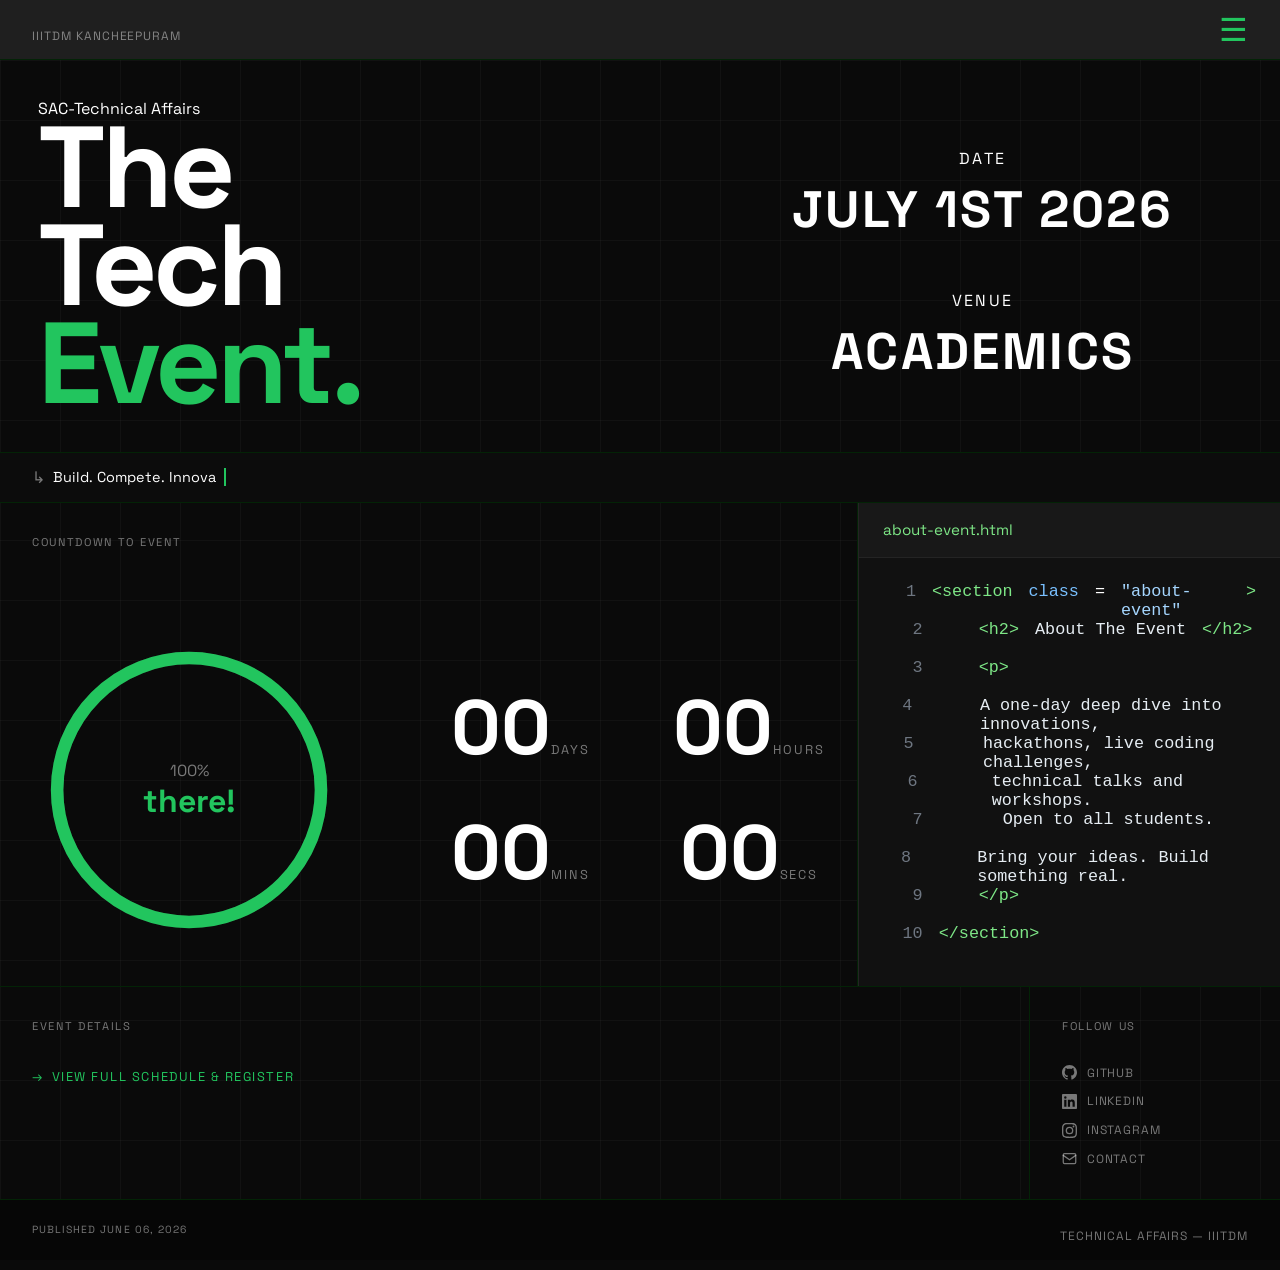
<file: countdown.html>
<!DOCTYPE html>
<html lang="en">
<head>
  <meta charset="UTF-8" />
  <meta name="viewport" content="width=device-width, initial-scale=1.0" />
  <title>The Technical Event — 2026</title>
  <link rel="stylesheet" href="styles.css" />
</head>
<body>
 


  <header class="topbar">
    <a class="social-link" href="https://www.iiitdm.ac.in">
       IIITDM Kancheepuram
      </a>

        <div class="menu-container">

  <button class="menu-btn" id="menuBtn">
    ☰
  </button>

  <div class="dropdown-menu" id="dropdownMenu">
    <a href="countdown.html">Countdown</a>
    <a href="schedule.html">Schedule</a>
    <a href="register.html">Register</a>
  </div>

</div>
  </header>




  <section class="hero">SAC-Technical Affairs

    <div class="hero-row">
      <h1 class="big-title">
        The<br>Tech<br><span class="accent">Event.</span>
      </h1>
      <div class="hero-meta">
        <p>Date<br><strong>July 1st 2026</strong></p>
        <p>Venue<br><strong>Academics</strong></p>
      </div>
    </div>
  </section>
  
 

  <div class="typing-row">
    <span class="prefix">↳</span>
    <span class="live" id="typed"></span><span class="cursor"></span>
  </div>


  <div class="grid">
 
    <div class="cell">
      <p class="cell-label">Countdown to event</p>
      <div class="countdown-cell">
 

        <div class="ring-wrap">
          <svg width="100" height="100" viewBox="0 0 100 100" aria-hidden="true">
            <circle class="ring-bg" cx="50" cy="50" r="42" />
            <circle class="ring-fg" id="ring" cx="50" cy="50" r="42"
              stroke-dasharray="263.9" stroke-dashoffset="263.9" />
          </svg>
          <div class="ring-inner">
            <span class="ring-pct" id="pct">0%</span>
            <span class="ring-done">there!</span>
          </div>
        </div>
 

        <div class="units">
          <div class="unit"><span class="num" id="dd">00</span><span class="lbl">Days</span></div>
          <div class="unit"><span class="num" id="hh">00</span><span class="lbl">Hours</span></div>
          <div class="unit"><span class="num" id="mm">00</span><span class="lbl">Mins</span></div>
          <div class="unit"><span class="num" id="ss">00</span><span class="lbl">Secs</span></div>
        </div>
 
      </div>
    </div>
 

 <div class="tagline-cell">

  <div class="editor-window">

    <div class="editor-tab">
      <span>about-event.html</span>
    </div>

    <div class="editor-content">

      <div class="editor-line">
        <span class="line-number">1</span>
        <span class="tag">&lt;section</span>
        <span class="attr">class</span>=<span class="string">"about-event"</span><span class="tag">&gt;</span>
      </div>

      <div class="editor-line">
        <span class="line-number">2</span>
        <span class="indent"></span>
        <span class="tag">&lt;h2&gt;</span>
        <span class="text">About The Event</span>
        <span class="tag">&lt;/h2&gt;</span>
      </div>

      <div class="editor-line">
        <span class="line-number">3</span>
        <span class="indent"></span>
        <span class="tag">&lt;p&gt;</span>
      </div>

      <div class="editor-line">
        <span class="line-number">4</span>
        <span class="indent-2"></span>
        <span class="text">A one-day deep dive into innovations,</span>
      </div>

      <div class="editor-line">
        <span class="line-number">5</span>
        <span class="indent-2"></span>
        <span class="text">hackathons, live coding challenges,</span>
      </div>

      <div class="editor-line">
        <span class="line-number">6</span>
        <span class="indent-2"></span>
        <span class="text">technical talks and workshops.</span>
      </div>

      <div class="editor-line">
        <span class="line-number">7</span>
        <span class="indent-2"></span>
        <span class="text">Open to all students.</span>
      </div>

      <div class="editor-line">
        <span class="line-number">8</span>
        <span class="indent-2"></span>
        <span class="text">Bring your ideas. Build something real.</span>
      </div>

      <div class="editor-line">
        <span class="line-number">9</span>
        <span class="indent"></span>
        <span class="tag">&lt;/p&gt;</span>
      </div>

      <div class="editor-line">
        <span class="line-number">10</span>
        <span class="tag">&lt;/section&gt;</span>
      </div>

    </div>

  </div>

</div>




  </div>
 

  <div class="bottom">
 
    <div class="details-cell">
      <p class="cell-label">Event details</p>
      <a class="cta" href="schedule.html">
        <span class="arrow">→</span> View full schedule &amp; register 
      </a>
    </div>
 
    <div class="social-cell">
      <p class="cell-label">Follow us</p>
      <a class="social-link" href="https://github.com/iiitdm-technical/" target="_blank" rel="noopener">

        <svg width="15" height="15" viewBox="0 0 24 24" fill="currentColor" aria-hidden="true">
          <path d="M12 0C5.37 0 0 5.37 0 12c0 5.3 3.438 9.8 8.205 11.385.6.113.82-.258.82-.577
            0-.285-.01-1.04-.015-2.04-3.338.724-4.042-1.61-4.042-1.61-.546-1.385-1.335-1.755
            -1.335-1.755-1.087-.744.084-.729.084-.729 1.205.084 1.838 1.236 1.838 1.236
            1.07 1.835 2.809 1.305 3.495.998.108-.776.417-1.305.76-1.605-2.665-.3-5.466
            -1.332-5.466-5.93 0-1.31.465-2.38 1.235-3.22-.135-.303-.54-1.523.105-3.176
            0 0 1.005-.322 3.3 1.23.96-.267 1.98-.399 3-.405 1.02.006 2.04.138 3 .405
            2.28-1.552 3.285-1.23 3.285-1.23.645 1.653.24 2.873.12 3.176.765.84 1.23
            1.91 1.23 3.22 0 4.61-2.805 5.625-5.475 5.92.42.36.81 1.096.81 2.22
            0 1.606-.015 2.896-.015 3.286 0 .315.21.69.825.57C20.565 21.795 24 17.295
            24 12c0-6.63-5.37-12-12-12z"/>
        </svg>
        GitHub
      </a>
      <a class="social-link" href="https://www.linkedin.com/company/technical-affairs-iiitdm/" target="_blank" rel="noopener">
        <svg width="15" height="15" viewBox="0 0 24 24" fill="currentColor" aria-hidden="true">
          <path d="M20.447 20.452H16.89v-5.569c0-1.328-.027-3.037-1.852-3.037-1.853
            0-2.136 1.445-2.136 2.939v5.667H9.351V9h3.414v1.561h.046c.477-.9
            1.637-1.85 3.37-1.85 3.601 0 4.267 2.37 4.267 5.455v6.286zM5.337
            7.433a1.972 1.972 0 1 1 0-3.944 1.972 1.972 0 0 1 0 3.944zm1.782
            13.019H3.555V9h3.564v11.452zM22.225 0H1.771C.792 0 0 .774 0
            1.729v20.542C0 23.227.792 24 1.771 24h20.451C23.2 24 24 23.227
            24 22.271V1.729C24 .774 23.2 0 22.222 0h.003z"/>
        </svg>
        LinkedIn
      </a>
      <a class="social-link" href="https://www.instagram.com/iiitdm.technical/" target="_blank" rel="noopener">
        <svg width="15" height="15" viewBox="0 0 24 24" fill="currentColor" aria-hidden="true">
          <path d="M12 2.163c3.204 0 3.584.012 4.85.07 1.366.062 2.633.334
            3.608 1.308.975.975 1.246 2.242 1.308 3.608.058 1.266.07
            1.646.07 4.85s-.012 3.584-.07 4.85c-.062 1.366-.334
            2.633-1.308 3.608-.975.975-2.242 1.246-3.608
            1.308-1.266.058-1.646.07-4.85.07s-3.584-.012-4.85-.07c-1.366
            -.062-2.633-.334-3.608-1.308-.975-.975-1.246-2.242-1.308-3.608
            C2.175 15.584 2.163 15.204 2.163 12s.012-3.584.07-4.85c.062
            -1.366.334-2.633 1.308-3.608C4.516 2.497 5.783 2.225 7.15
            2.163 8.416 2.105 8.796 2.163 12 2.163zm0-2.163C8.741 0
            8.333.014 7.053.072 5.197.157 3.355.673 2.014 2.014.673
            3.355.157 5.197.072 7.053.014 8.333 0 8.741 0 12c0
            3.259.014 3.668.072 4.948.085 1.856.601 3.698 1.942
            5.039 1.341 1.341 3.183 1.857 5.039 1.942C8.333
            23.986 8.741 24 12 24c3.259 0 3.668-.014 4.948-.072
            1.856-.085 3.698-.601 5.039-1.942 1.341-1.341
            1.857-3.183 1.942-5.039.058-1.28.072-1.689.072-4.948
            0-3.259-.014-3.667-.072-4.947-.085-1.857-.601-3.699
            -1.942-5.04C20.698.673 18.856.157 17 .072 15.668.014
            15.259 0 12 0zm0 5.838a6.162 6.162 0 1 0 0 12.324
            6.162 6.162 0 0 0 0-12.324zm0 10.162a4 4 0 1 1 0-8
            4 4 0 0 1 0 8zm6.406-11.845a1.44 1.44 0 1 0 0 2.881
            1.44 1.44 0 0 0 0-2.881z"/>
        </svg>
        Instagram
      </a>
      <a class="social-link" href="mailto:technical.affairs@iiitdm.ac.in">
        <svg width="15" height="15" viewBox="0 0 24 24" fill="none" stroke="currentColor"
          stroke-width="2" stroke-linecap="round" stroke-linejoin="round" aria-hidden="true">
          <rect x="2" y="4" width="20" height="16" rx="2"/>
          <path d="m2 7 10 7 10-7"/>
        </svg>
        Contact
      </a>
    </div>
 
  </div>
 
  
  <footer class="footbar">
    <p>Published June 06, 2026</p>
    <p><a class="social-link" href="https://linktr.ee/iiitdm.technical?utm_source=linktree_profile_share&ltsid=4c83024d-5d9b-40d4-80d4-9f7852668ea3">
    Technical Affairs — IIITDM
  </a></p>
  </footer>
 
  <script src="techincalstuffd.js"></script>
</body>
</html>
</file>
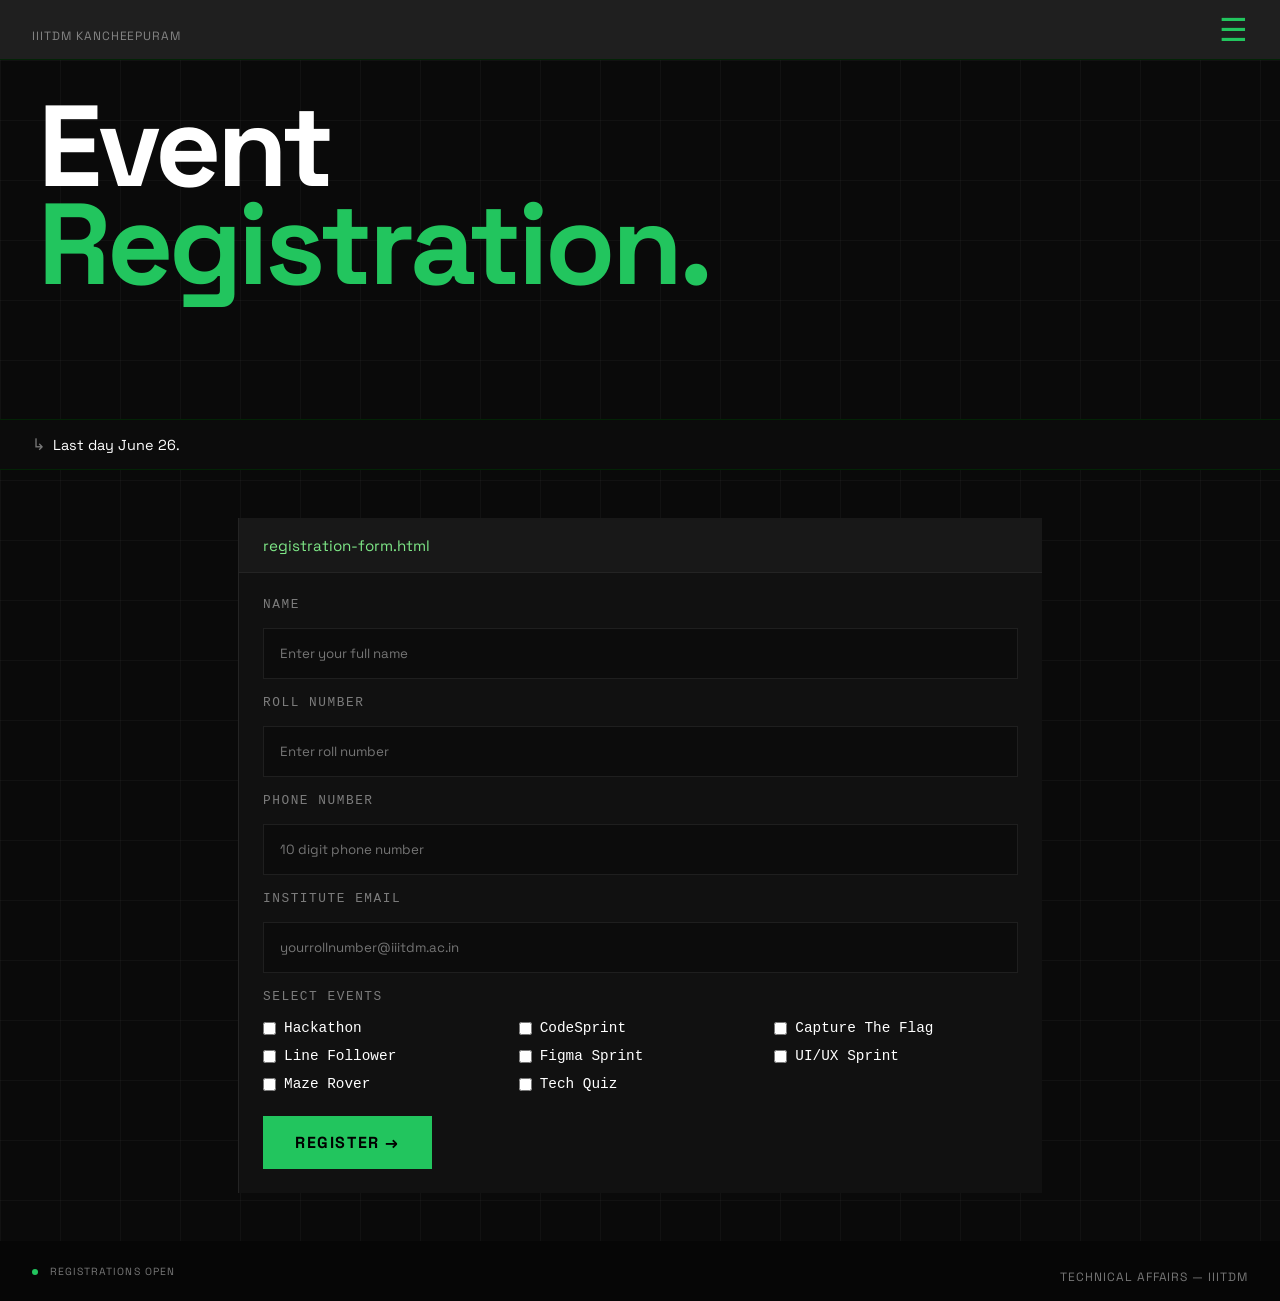
<file: register.html>
<!DOCTYPE html>
<html lang="en">
<head>
<meta charset="UTF-8">
<meta name="viewport" content="width=device-width, initial-scale=1.0">

<title>Register — Tech Event</title>

<link rel="stylesheet" href="styles.css">
</head>

<body>

<header class="topbar">

  <a class="social-link" href="https://www.iiitdm.ac.in">
    IIITDM Kancheepuram
  </a>

  <div class="menu-container">

    <button class="menu-btn" id="menuBtn">
      ☰
    </button>

    <div class="dropdown-menu" id="dropdownMenu">
      <a href="countdown.html">Home</a>
      <a href="schedule.html">Schedule</a>
      <a href="register.html">Register</a>
    </div>

  </div>

</header>

<section class="hero">

  <div class="hero-row">

    <h1 class="big-title">
      Event<br>
      <span class="accent">Registration.</span>
    </h1>

  </div>

</section>

<div class="typing-row">
  <span class="prefix">↳</span>
  <span class="live">
    Last day June 26.
  </span>
</div>

<section class="register-section">

  <div class="editor-window">

    <div class="editor-tab">
      registration-form.html
    </div>

    <div class="editor-content">

      <form id="regForm">

        <label for="name">Name</label>
        <input
          type="text"
          id="name"
          placeholder="Enter your full name"
          required
        >

        <label for="roll">Roll Number</label>
        <input
          type="text"
          id="roll"
          placeholder="Enter roll number"
          required
        >

        <label for="phone">Phone Number</label>
        <input
          type="text"
          id="phone"
          placeholder="10 digit phone number"
          required
        >

        <label for="email">Institute Email</label>
        <input
          type="email"
          id="email"
          placeholder="yourrollnumber@iiitdm.ac.in"
          required
        >

        <label>Select Events</label>

        <div class="events-grid">

          <label>
            <input type="checkbox" value="Hackathon">
            Hackathon
          </label>

          <label>
            <input type="checkbox" value="CodeSprint">
            CodeSprint
          </label>

          <label>
            <input type="checkbox" value="Capture The Flag">
            Capture The Flag
          </label>

          <label>
            <input type="checkbox" value="Line Follower">
            Line Follower
          </label>

          <label>
            <input type="checkbox" value="Figma Sprint">
            Figma Sprint
          </label>

          <label>
            <input type="checkbox" value="UI UX Sprint">
            UI/UX Sprint
          </label>

          <label>
            <input type="checkbox" value="Maze">
            Maze Rover
          </label>

          <label>
            <input type="checkbox" value="Tech Quiz">
            Tech Quiz
          </label>

        </div>

        <button type="submit">
          Register →
        </button>

      </form>

    </div>

  </div>

</section>

<footer class="footbar">
  <p>
    <span class="dot"></span>
    Registrations Open
  </p>

  <p>
      <a class="social-link" href="https://linktr.ee/iiitdm.technical?utm_source=linktree_profile_share&ltsid=4c83024d-5d9b-40d4-80d4-9f7852668ea3">
    Technical Affairs — IIITDM
  </a>
  </p>
</footer>
<script src="register.js"></script>
</body>
</html>
</file>
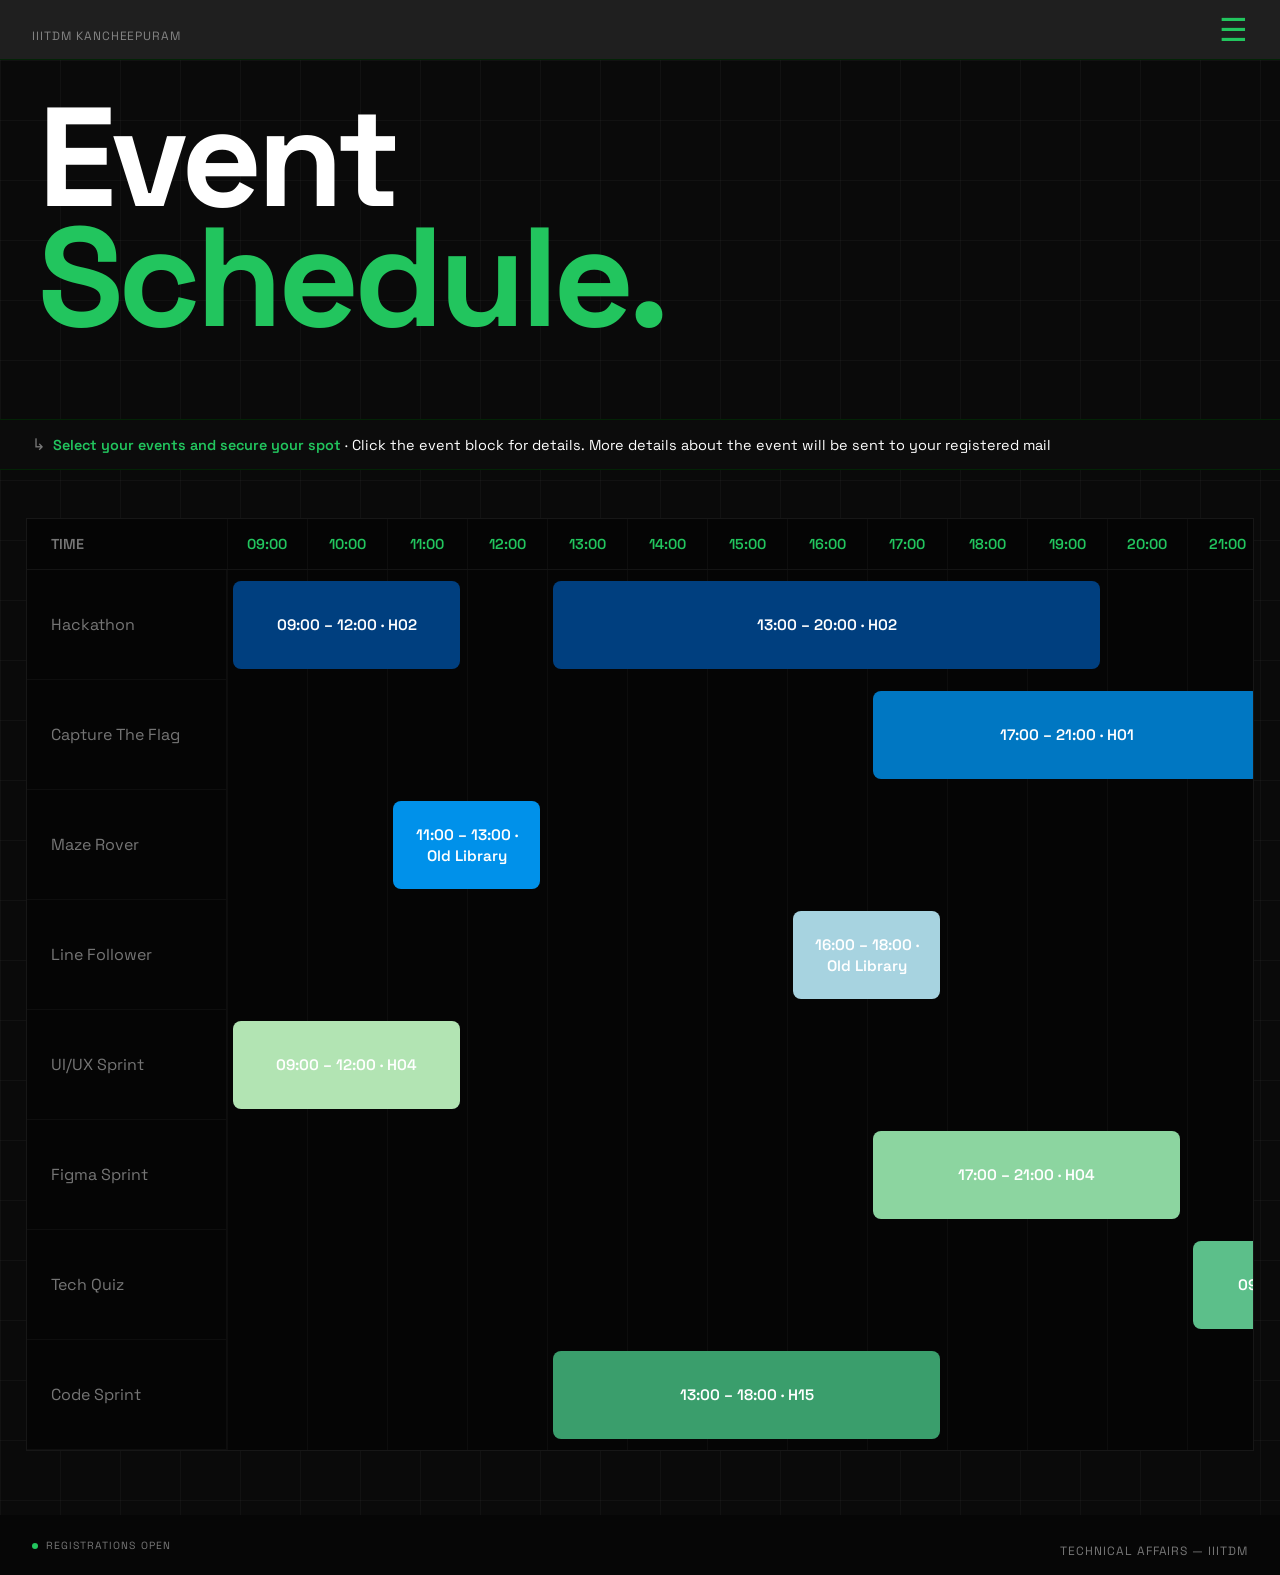
<file: schedule.html>
<!DOCTYPE html>
<html lang="en">
<head>
  <meta charset="UTF-8">
  <meta name="viewport" content="width=device-width, initial-scale=1.0">
  <title>Event Schedule</title>
  <link rel="stylesheet" href="styles.css">
</head>
<body>
 
<header class="topbar">
  <a class="social-link" href="https://www.iiitdm.ac.in">IIITDM Kancheepuram</a>
  <div class="menu-container">
    <button class="menu-btn" id="menuBtn">☰</button>
    <div class="dropdown-menu" id="dropdownMenu">
      <a href="countdown.html">Home</a>
      <a href="schedule.html">Schedule</a>
      <a href="register.html">Register</a>
    </div>
  </div>
</header>
 
<section class="hero">
  <h1 class="schedule-title">
    Event<br>
    <span class="accent">Schedule.</span>
  </h1>
</section>
 
<div class="typing-row">
  <span class="prefix">↳</span>
  <span class="live">
    <a href="register.html">Select your events and secure your spot</a>
    · Click the event block for details. More details about the event will be sent to your registered mail
  </span>
</div>

 
<section class="schedule-container">
 
  <div class="timeline-header">
    <div>TIME</div>
    <div>09:00</div>
    <div>10:00</div>
    <div>11:00</div>
    <div>12:00</div>
    <div>13:00</div>
    <div>14:00</div>
    <div>15:00</div>
    <div>16:00</div>
    <div>17:00</div>
    <div>18:00</div>
    <div>19:00</div>
    <div>20:00</div>
    <div>21:00</div>
    <div>22:00</div>
    <div>23:00</div>
  </div>
 
  <div class="timeline-grid">

<div class="event-name" style="grid-row:1;">Hackathon</div>

<div class="event-block hackathon"
     style="grid-column:2 / 5; grid-row:1;"
     onclick="showEvent('Hackathon','Build innovative solutions, collaborate with teammates, and turn ideas into reality in this intensive coding challenge.')">
  09:00 – 12:00 · H02
</div>

<div class="event-block hackathon"
     style="grid-column:6 / 13; grid-row:1;"
     onclick="showEvent('Hackathon','Build innovative solutions, collaborate with teammates, and turn ideas into reality in this intensive coding challenge.')">
  13:00 – 20:00 · H02
</div>


<div class="event-name" style="grid-row:2;">Capture The Flag</div>

<div class="event-block ctf"
     style="grid-column:10 / 15; grid-row:2;"
     onclick="showEvent('Capture The Flag','Solve cybersecurity challenges and capture flags to score points.')">
  17:00 – 21:00 · H01
</div>



<div class="event-name" style="grid-row:3;">Maze Rover</div>

<div class="event-block maze"
     style="grid-column:4 / 6; grid-row:3;"
     onclick="showEvent('Maze Rover','Program and navigate your robot through a complex maze, optimizing speed, accuracy, and decision-making.')">
  11:00 – 13:00 · Old Library
</div>


<div class="event-name" style="grid-row:4;">Line Follower</div>

<div class="event-block line-follower"
     style="grid-column:9 / 11; grid-row:4;"
     onclick="showEvent('Line Follower','Design and tune an autonomous robot to follow a predefined path with precision and efficiency.')">
  16:00 – 18:00 · Old Library
</div>



<div class="event-name" style="grid-row:5;">UI/UX Sprint</div>

<div class="event-block uiux"
     style="grid-column:2 / 5; grid-row:5;"
     onclick="showEvent('UI/UX Sprint','Create intuitive and visually appealing user experiences while solving real-world design challenges under time constraints.')">
  09:00 – 12:00 · H04
</div>



<div class="event-name" style="grid-row:6;">Figma Sprint</div>

<div class="event-block figma"
     style="grid-column:10 / 14; grid-row:6;"
     onclick="showEvent('Figma Sprint','Showcase your design skills by rapidly creating high-fidelity interfaces and prototypes using Figma.')">
  17:00 – 21:00 · H04
</div>



<div class="event-name" style="grid-row:7;">Tech Quiz</div>

<div class="event-block quiz"
     style="grid-column:14 / 17; grid-row:7;"onclick="showEvent('Tech Quiz','Challenge your technical knowledge across programming, technology, science, and innovation through multiple quiz rounds.')">
  09:00 – 11:00 · H25
</div>



<div class="event-name" style="grid-row:8;">Code Sprint</div>

<div class="event-block code"
     style="grid-column:6 / 11; grid-row:8;"
     onclick="showEvent('Code Sprint','Compete in a fast-paced programming contest that tests problem-solving ability, coding speed, and algorithmic thinking.')">
  13:00 – 18:00 · H15
</div>
 
  </div>
</section>
 
<div id="eventPopup" class="event-popup">
  <button class="close-btn" onclick="closePopup()">✕</button>
  <h3 id="popupTitle"></h3>
  <p id="popupText"></p>
</div>
 
<footer class="footbar">
  <p><span class="dot"></span>Registrations Open</p>
  <p>
    <a class="social-link" href="https://linktr.ee/iiitdm.technical">Technical Affairs — IIITDM</a>
  </p>
</footer>
 
<script src="schudule.js"></script>
 
</body>
</html>
</file>
<file: styles.css>
@import url('https://fonts.googleapis.com/css2?family=Space+Grotesk:wght@300;400;500;700&display=swap');
 
*{
  margin:0;
  padding:0;
  box-sizing:border-box;
}
 
:root{
  --bg:#0a0a0a;
  --green:#22c55e;
  --white:#fff;
  --muted:rgba(255,255,255,.45);
  --line:rgb(3,35,6);
  --font:'Space Grotesk',sans-serif;
}
 
html,
body{
  width:100%;
  min-height:100vh;
  background:var(--bg);
  color:var(--white);
  font-family:var(--font);
  overflow-x:hidden;
}
 
body{
  background:
    linear-gradient(rgba(255,255,255,.03) 1px, transparent 1px),
    linear-gradient(90deg, rgba(255,255,255,.03) 1px, transparent 1px);
  background-size:60px 60px;
  background-color:#0a0a0a;
}
 



.topbar{
  height:60px;
  padding:0 2rem;
  display:flex;
  justify-content:space-between;
  align-items:center;
  border-bottom:1px solid var(--line);
  background:#1f1f1f;
}
 
.logo,
.date-pill{
  font-size:.7rem;
  text-transform:uppercase;
  letter-spacing:.15em;
  color:var(--muted);
}
 
.date-pill{
  border:1px solid var(--line);
  padding:.4rem .9rem;
  border-radius:999px;
}
 
.info-grid{
  display:grid;
  grid-template-columns:repeat(3,1fr);
}
 



.hero{
  min-height:40vh;
  border-bottom:1px solid var(--line);
  padding:3vw;
}
 
.hero-row{
  width:100%;
  display:grid;
  grid-template-columns:1.2fr 1fr;
  align-items:center;
  gap:5vw;
}
 
.big-title{
  font-size:clamp(5rem,9vw,10rem);
  line-height:.85;
  letter-spacing:-4px;
}
 
.accent{
  color:var(--green);
}
 
.hero-meta{
  display:flex;
  flex-direction:column;
  align-items:center;
  justify-content:center;
  gap:3rem;
}
 
.hero-meta p{
  text-align:center;
  text-transform:uppercase;
  letter-spacing:.15em;
  font-size:clamp(1rem,1.1vw,1.3rem);
}
 
.hero-meta strong{
  display:block;
  margin-top:.5rem;
  font-size:clamp(3rem,4vw,5rem);
}




.typing-row{
  height:50px;
  display:flex;
  align-items:center;
  gap:.5rem;
  padding:0 2rem;
  border-bottom:1px solid var(--line);
  background:#0c0c0c;
}
 
.prefix{
  color:var(--muted);
}
 
.live{
  font-size:.9rem;
}
 
.cursor{
  width:2px;
  height:18px;
  background:var(--green);
  animation:blink .7s infinite;
}
 
@keyframes blink{
  50%{ opacity:0; }
}
 



.grid{
  display:grid;
  grid-template-columns:2fr 1fr;
  min-height:50vh;
}
 
.cell{
  padding:2rem;
}
 
.cell:first-child{
  border-right:1px solid var(--line);
}
 
.cell-label{
  color:var(--muted);
  text-transform:uppercase;
  letter-spacing:.15em;
  font-size:.7rem;
  margin-bottom:2rem;
}
 




.countdown-cell{
  height:100%;
  display:flex;
  justify-content:center;
  align-items:center;
  gap:min(8vw,7rem);
}
 
.ring-wrap{
  position:relative;
  width:clamp(260px,25vw,420px);
  height:clamp(260px,25vw,420px);
}
 
.ring-wrap svg{
  width:100%;
  height:100%;
  transform:rotate(-90deg);
}
 
.ring-bg{
  fill:none;
  stroke:rgba(255,255,255,.08);
  stroke-width:4;
}
 
.ring-fg{
  fill:none;
  stroke:var(--green);
  stroke-width:4;
  stroke-linecap:round;
}
 
.ring-inner{
  position:absolute;
  inset:0;
  display:flex;
  flex-direction:column;
  align-items:center;
  justify-content:center;
}
 
.ring-pct{
  font-size:1rem;
  color:var(--muted);
}
 
.ring-done{
  font-size:2rem;
  color:var(--green);
  font-weight:700;
}
 
.units{
  display:grid;
  grid-template-columns:repeat(2,1fr);
  gap:3rem 5rem;
}
 
.unit{
  text-align:center;
}
 
.num{
  font-size:clamp(4rem,6vw,7rem);
  font-weight:700;
  line-height:1;
}
 
.lbl{
  margin-top:.4rem;
  color:var(--muted);
  font-size:.8rem;
  letter-spacing:.15em;
  text-transform:uppercase;
}
 




.editor-window{
  width:100%;
  height:100%;
  background:#111111;
  border-left:1px solid rgba(255,255,255,.08);
  overflow:hidden;
}
 
.editor-tab{
  height:55px;
  display:flex;
  align-items:center;
  padding:0 1.5rem;
  background:#181818;
  border-bottom:1px solid rgba(255,255,255,.05);
  font-size:.95rem;
  color:#7ee787;
}
 
.editor-content{
  padding:1.5rem;
  font-family:Consolas, monospace;
}
 



.editor-line{
  display:flex;
  align-items:flex-start;
  gap:1rem;
  min-height:38px;
  font-size:1.05rem;
}
 
.line-number{
  width:40px;
  color:#6e7681;
  text-align:right;
  user-select:none;
}
 
.tag{ color:#7ee787; }
.attr{ color:#79c0ff; }
.string{ color:#a5d6ff; }
.text{ color:#e6edf3; }
.indent{ width:24px; }
.indent-2{ width:48px; }
 



.bottom{
  display:grid;
  grid-template-columns:1fr 250px;
  border-top:1px solid var(--line);
  border-bottom:1px solid var(--line);
}
 
.details-cell{
  padding:2rem;
  border-right:1px solid var(--line);
}
 
.social-cell{
  padding:2rem;
}
 
.cta{
  display:inline-flex;
  align-items:center;
  gap:.5rem;
  color:var(--green);
  text-decoration:none;
  text-transform:uppercase;
  letter-spacing:.12em;
  font-size:.8rem;
}
 
.arrow{ transition:.2s; }
 
.cta:hover .arrow{
  transform:translateX(4px);
}
 
.social-link{
  display:flex;
  align-items:center;
  gap:.6rem;
  margin-top:.8rem;
  text-decoration:none;
  color:var(--muted);
  text-transform:uppercase;
  font-size:.75rem;
  letter-spacing:.08em;
}
 
.social-link:hover{ color:white; }
 




.footbar{
  height:60px;
  display:flex;
  justify-content:space-between;
  align-items:center;
  padding:0 2rem;
  background:#060606;
}
 
.footbar p{
  font-size:.65rem;
  text-transform:uppercase;
  letter-spacing:.1em;
  color:var(--muted);
}
 
.dot{
  display:inline-block;
  width:6px;
  height:6px;
  border-radius:50%;
  background:var(--green);
  margin-right:.5rem;
}
 



.menu-container{ position:relative; }
 
.menu-btn{
  background:none;
  border:none;
  color:var(--green);
  font-size:2rem;
  cursor:pointer;
  padding:0;
}
 
.dropdown-menu{
  position:absolute;
  top:100%;
  right:0;
  width:220px;
  background:#141414;
  border:1px solid rgba(34,197,94,.2);
  display:none;
  flex-direction:column;
  z-index:9999;
}
 
.dropdown-menu a{
  padding:1rem;
  text-decoration:none;
  color:white;
  border-bottom:1px solid rgba(255,255,255,.05);
  transition:.2s;
}
 
.dropdown-menu a:hover{
  background:rgba(34,197,94,.08);
  color:var(--green);
}
 
.dropdown-menu.show{ display:flex; }
 




.register-section{
  padding:3rem;
  max-width:900px;
  margin:auto;
}
 
#regForm{
  display:flex;
  flex-direction:column;
  gap:1rem;
}
 
#regForm label{
  color:var(--muted);
  text-transform:uppercase;
  font-size:.8rem;
  letter-spacing:.12em;
}
 
#regForm input{
  background:#0c0c0c;
  border:1px solid rgba(255,255,255,.08);
  color:white;
  padding:1rem;
  font-family:var(--font);
  outline:none;
}
 
#regForm input:focus{ border-color:var(--green); }
 
.events-grid{
  display:grid;
  grid-template-columns:repeat(auto-fill,minmax(180px,1fr));
  gap:.75rem;
}
 
.events-grid label{
  display:flex;
  align-items:center;
  gap:.5rem;
  cursor:pointer;
  color:var(--white) !important;
  text-transform:none !important;
  font-size:.9rem !important;
  letter-spacing:0 !important;
}
 
#regForm button[type="submit"]{
  margin-top:.5rem;
  padding:1rem 2rem;
  background:var(--green);
  color:black;
  border:none;
  font-family:var(--font);
  font-weight:700;
  font-size:1rem;
  cursor:pointer;
  text-transform:uppercase;
  letter-spacing:.1em;
  transition:.2s;
  align-self:flex-start;
}
 
#regForm button[type="submit"]:hover{
  background:#16a34a;
}
 




.schedule-title{
  font-size:clamp(5rem,11vw,11rem);
  line-height:.85;
  letter-spacing:-5px;
}
 
.schedule-container{
  width:min(96%,1700px);
  margin:3rem auto 4rem;
  border:1px solid rgba(255,255,255,.07);
  background:#050505;
  overflow-x:auto;
}

.typing-row a{
  color:var(--green);
  text-decoration:none;
  font-weight:600;
}

.typing-row a:hover{
  text-decoration:underline;
}
 




.timeline-header{
  display:grid;
  grid-template-columns:200px repeat(15,1fr);
  min-width:1400px;
  border-bottom:1px solid rgba(255,255,255,.06);
}

.timeline-header div{
  padding:1rem .5rem;
  text-align:center;
  color:var(--green);
  font-weight:600;
  font-size:.9rem;
}

.timeline-header div:first-child{
  text-align:left;
  padding-left:1.5rem;
  color:var(--muted);
}

.timeline-header div:not(:first-child){
  border-left:1px solid rgba(255,255,255,.04);
}




.timeline-grid{
  display:grid;
  grid-template-columns:200px repeat(15,1fr);
  grid-template-rows:repeat(8,110px);
  min-width:1400px;
  position:relative;
}




.timeline-grid::before{
  content:"";
  position:absolute;
  top:0;
  bottom:0;
  left:200px;
  right:0;
  pointer-events:none;

  background-image:
    repeating-linear-gradient(
      to right,
      rgba(255,255,255,.035) 0,
      rgba(255,255,255,.035) 1px,
      transparent 1px,
      transparent calc(100% / 15)
    );
}




.event-name{
  display:flex;
  align-items:center;
  padding-left:1.5rem;
  font-size:1rem;
  color:var(--muted);
  border-right:1px solid rgba(255,255,255,.04);
  border-bottom:1px solid rgba(255,255,255,.04);
}




.event-block{
  display:flex;
  align-items:center;
  justify-content:center;
  margin:.7rem .4rem;
  border-radius:8px;
  font-weight:600;
  font-size:.95rem;
  cursor:pointer;
  transition:.2s;
  text-align:center;
  padding:.6rem .8rem;
  color:#fff;
  line-height:1.4;
  z-index:2;
}

.event-block:hover{
  transform:translateY(-3px);
  filter:brightness(1.15);
}

 


.hackathon  { background:#003f7f; }
.ctf        { background:#0077c2; }
.maze       { background:#0091ea; }
.line-follower { background:#a7d3e0; }
.uiux       { background:#b2e4b3; }
.figma      { background:#8cd5a0; }
.quiz       { background:#5cbf8a; }
.code       { background:#3a9e6c; }
 



.event-popup{
  position:fixed;
  right:30px;
  bottom:90px;
  width:340px;
  background:#111;
  border:1px solid var(--green);
  padding:1.5rem;
  display:none;
  z-index:9999;
}
 
.event-popup h3{
  color:var(--green);
  margin-bottom:1rem;
}
 
.close-btn{
  float:right;
  border:none;
  background:none;
  color:white;
  cursor:pointer;
  font-size:1rem;
}
 



@media(max-width:900px){
 
  .hero-row{
    grid-template-columns:1fr;
    gap:3rem;
  }
 
  .hero-meta{ align-items:flex-start; }
 
  .grid{ grid-template-columns:1fr; }
 
  .cell:first-child{
    border-right:none;
    border-bottom:1px solid var(--line);
  }
 
  .countdown-cell{
    flex-direction:column;
    gap:3rem;
  }
 
  .units{ gap:2rem; }
 
  .bottom{ grid-template-columns:1fr; }
 
  .details-cell{
    border-right:none;
    border-bottom:1px solid var(--line);
  }
 
  .footbar{
    flex-direction:column;
    gap:.5rem;
    height:auto;
    padding:1rem;
  }
 
  .schedule-title{
    font-size:clamp(3.5rem,14vw,6rem);
    letter-spacing:-3px;
  }
 
  .event-popup{
    width:90%;
    right:5%;
  }
}
</file>
